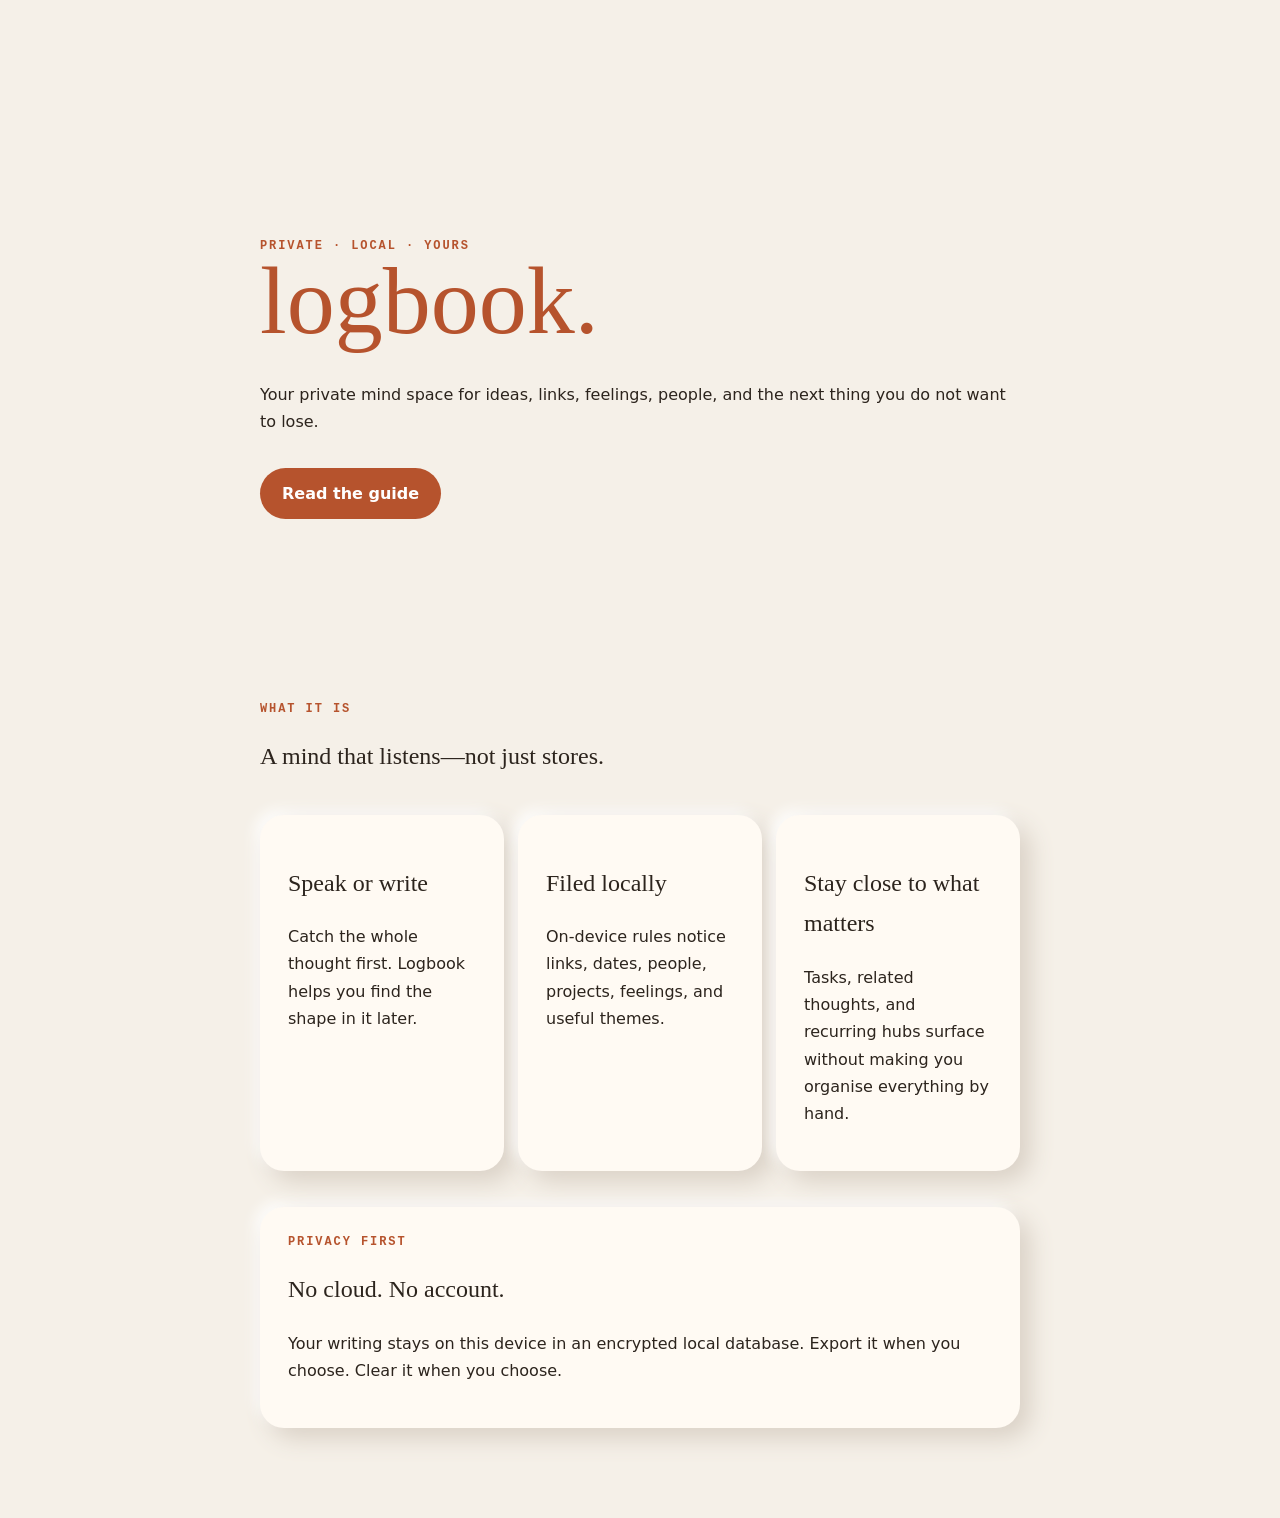
<file: index.html>
<!doctype html><html lang="en"><head><meta charset="utf-8"><meta name="viewport" content="width=device-width,initial-scale=1"><title>Logbook — Your private mind space</title><style>body{margin:0;background:#f5f0e8;color:#2c241d;font:16px/1.7 Manrope,system-ui,sans-serif}main{max-width:760px;margin:auto;padding:72px 24px}h1,h2{font-family:Georgia,serif;font-weight:400}h1{font-size:clamp(3rem,10vw,6rem);color:#b6532d;line-height:1;margin:0 0 16px}.eyebrow{letter-spacing:.16em;text-transform:uppercase;font:700 12px monospace;color:#b6532d}.hero{min-height:70vh;display:grid;align-content:center}.card{background:#fffaf3;border-radius:24px;padding:28px;margin:18px 0;box-shadow:10px 10px 24px #d9d0c5,-5px -5px 14px #fff}.button{display:inline-block;background:#b6532d;color:white;border-radius:999px;padding:12px 22px;text-decoration:none;font-weight:700}.grid{display:grid;grid-template-columns:repeat(auto-fit,minmax(210px,1fr));gap:14px}small{color:#70665d}</style></head><body><main><section class="hero"><div class="eyebrow">Private · local · yours</div><h1>logbook.</h1><p>Your private mind space for ideas, links, feelings, people, and the next thing you do not want to lose.</p><p><a class="button" href="guide.html">Read the guide</a></p></section><section><div class="eyebrow">What it is</div><h2>A mind that listens—not just stores.</h2><div class="grid"><article class="card"><h2>Speak or write</h2><p>Catch the whole thought first. Logbook helps you find the shape in it later.</p></article><article class="card"><h2>Filed locally</h2><p>On-device rules notice links, dates, people, projects, feelings, and useful themes.</p></article><article class="card"><h2>Stay close to what matters</h2><p>Tasks, related thoughts, and recurring hubs surface without making you organise everything by hand.</p></article></div></section><section class="card"><div class="eyebrow">Privacy first</div><h2>No cloud. No account.</h2><p>Your writing stays on this device in an encrypted local database. Export it when you choose. Clear it when you choose.</p></section></main></body></html>
</file>
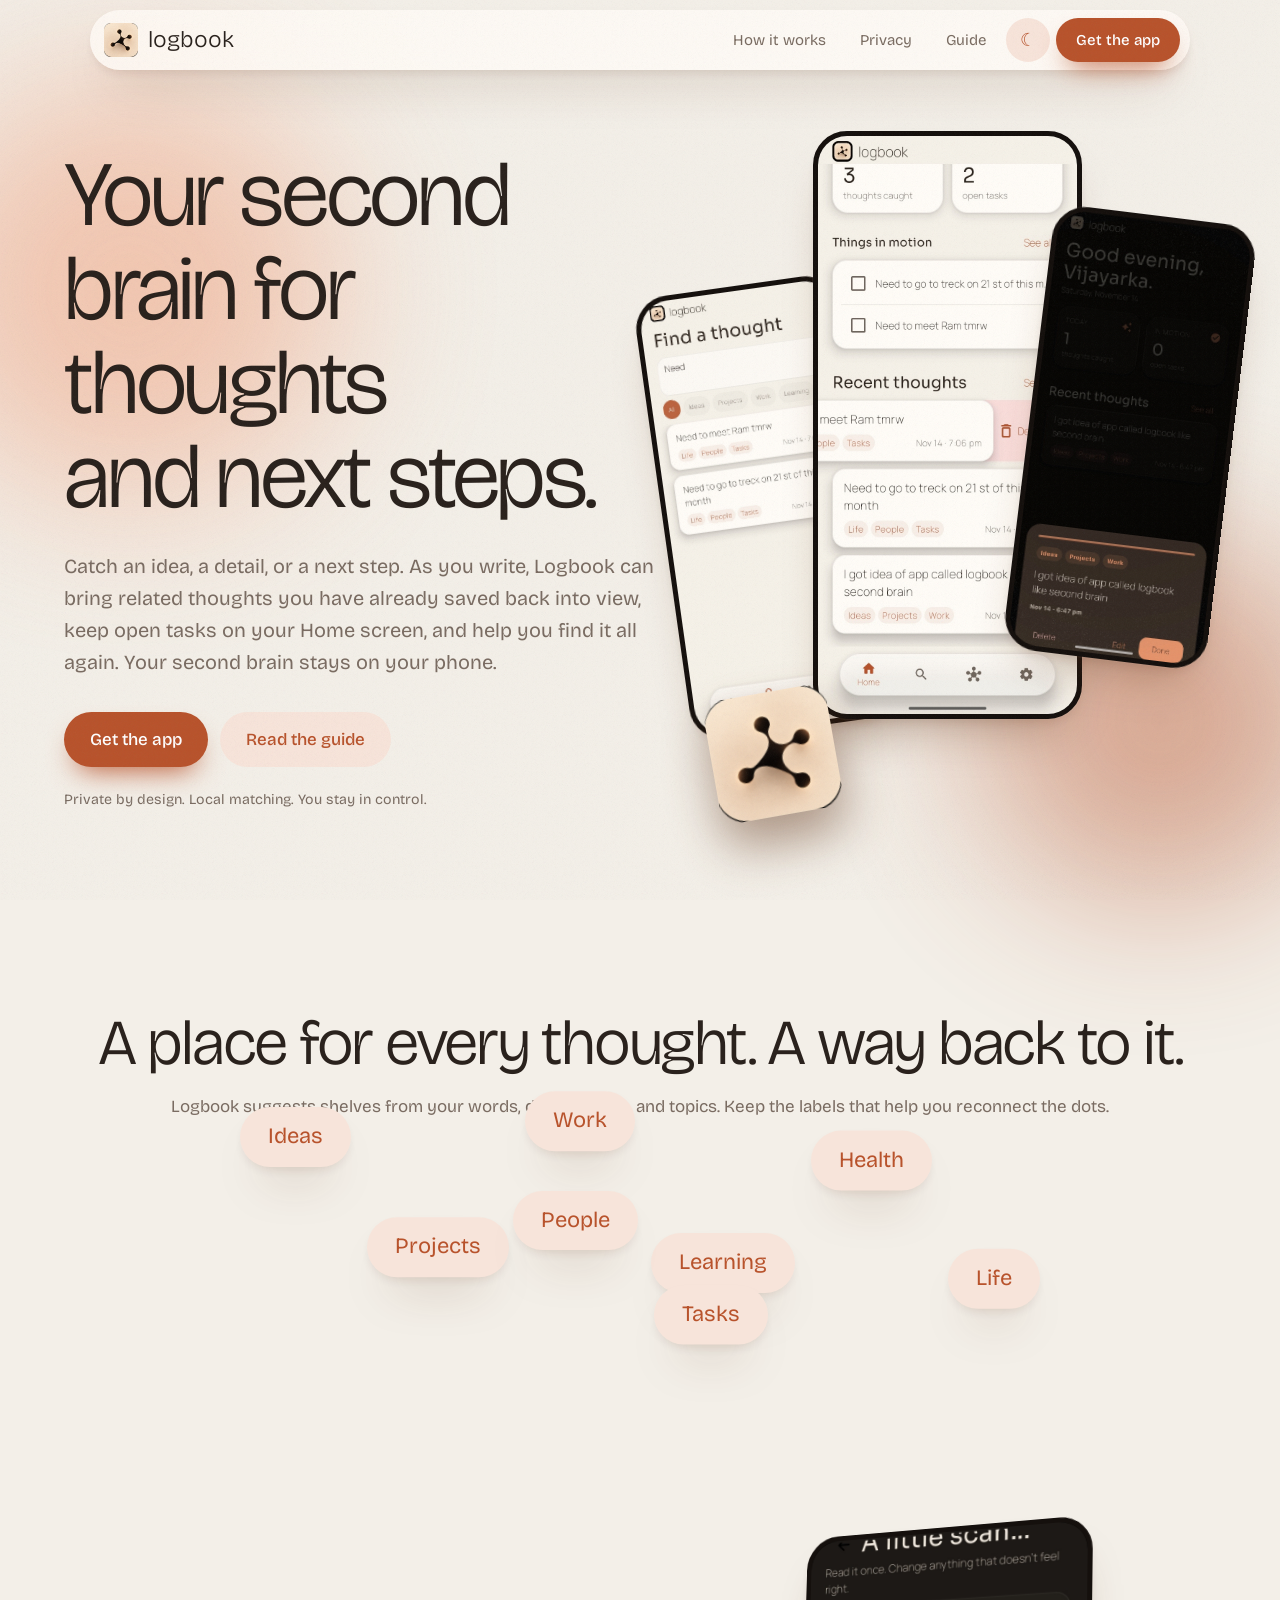
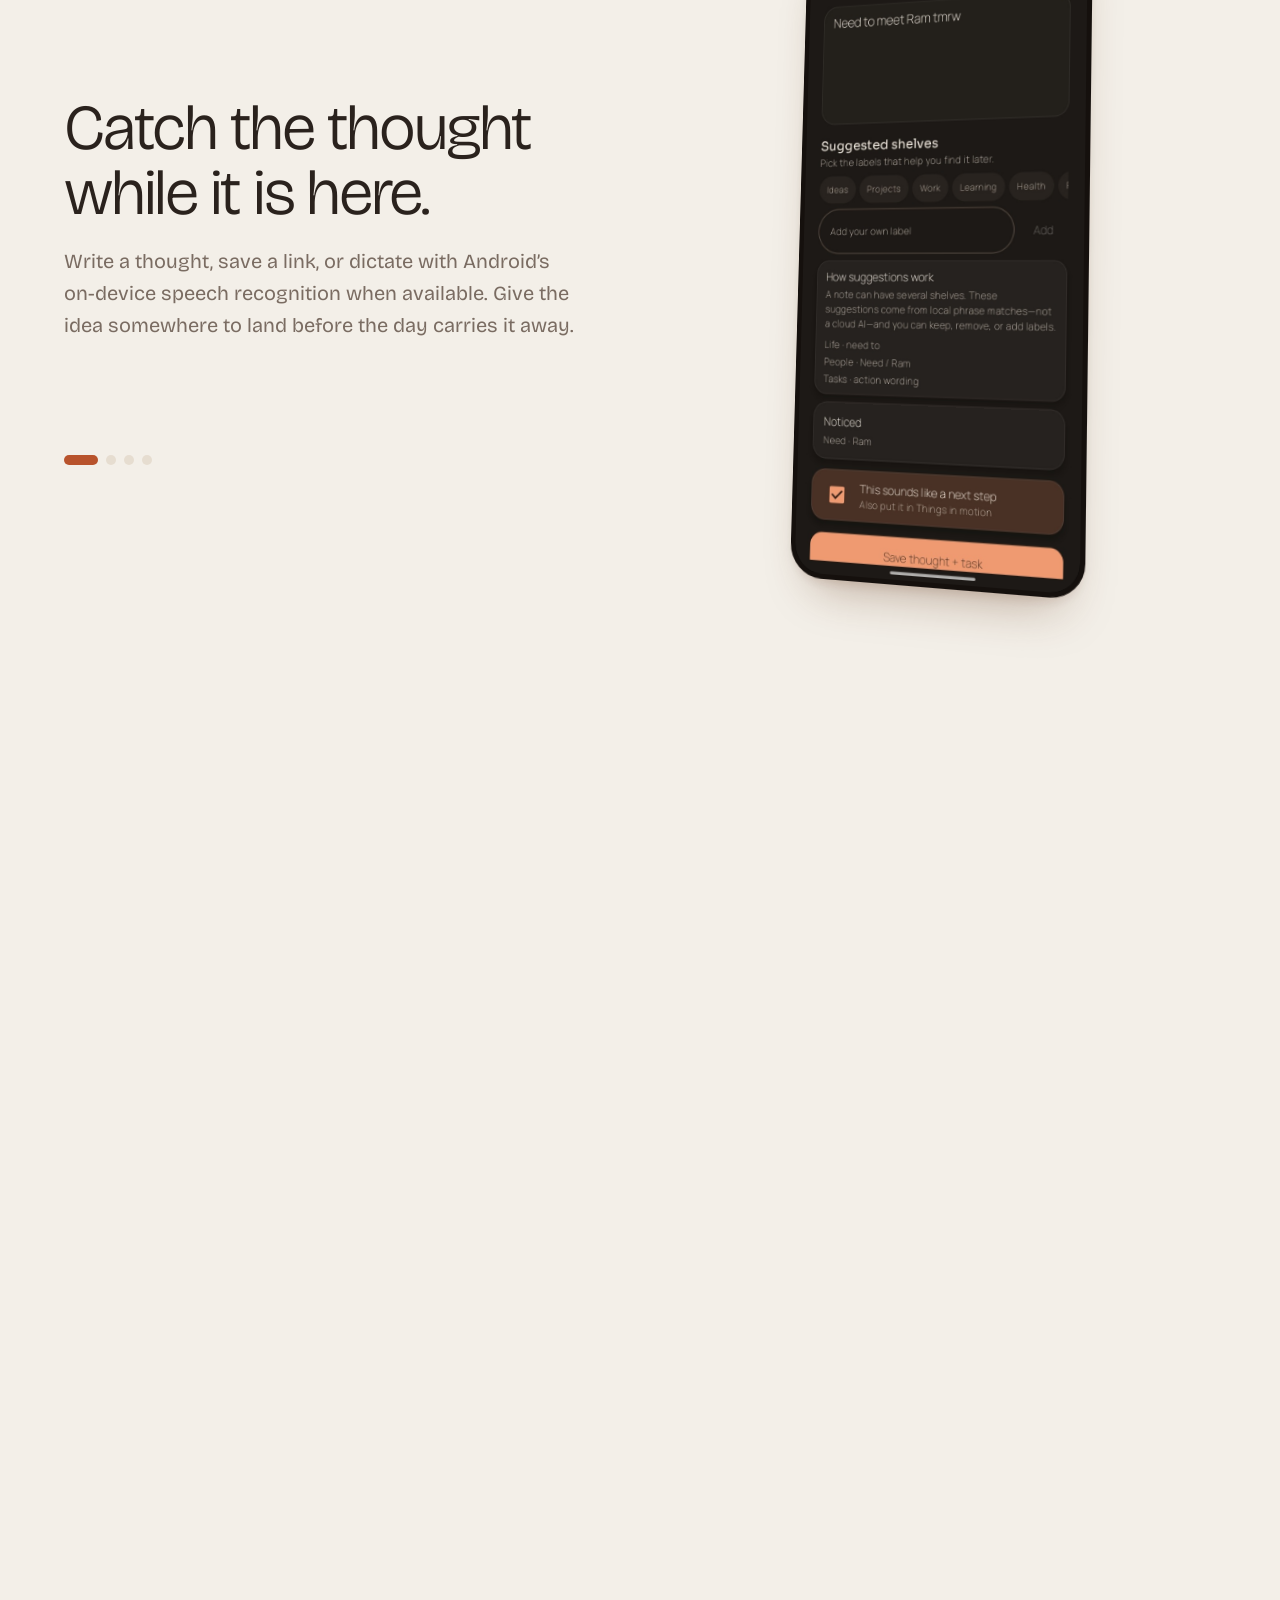
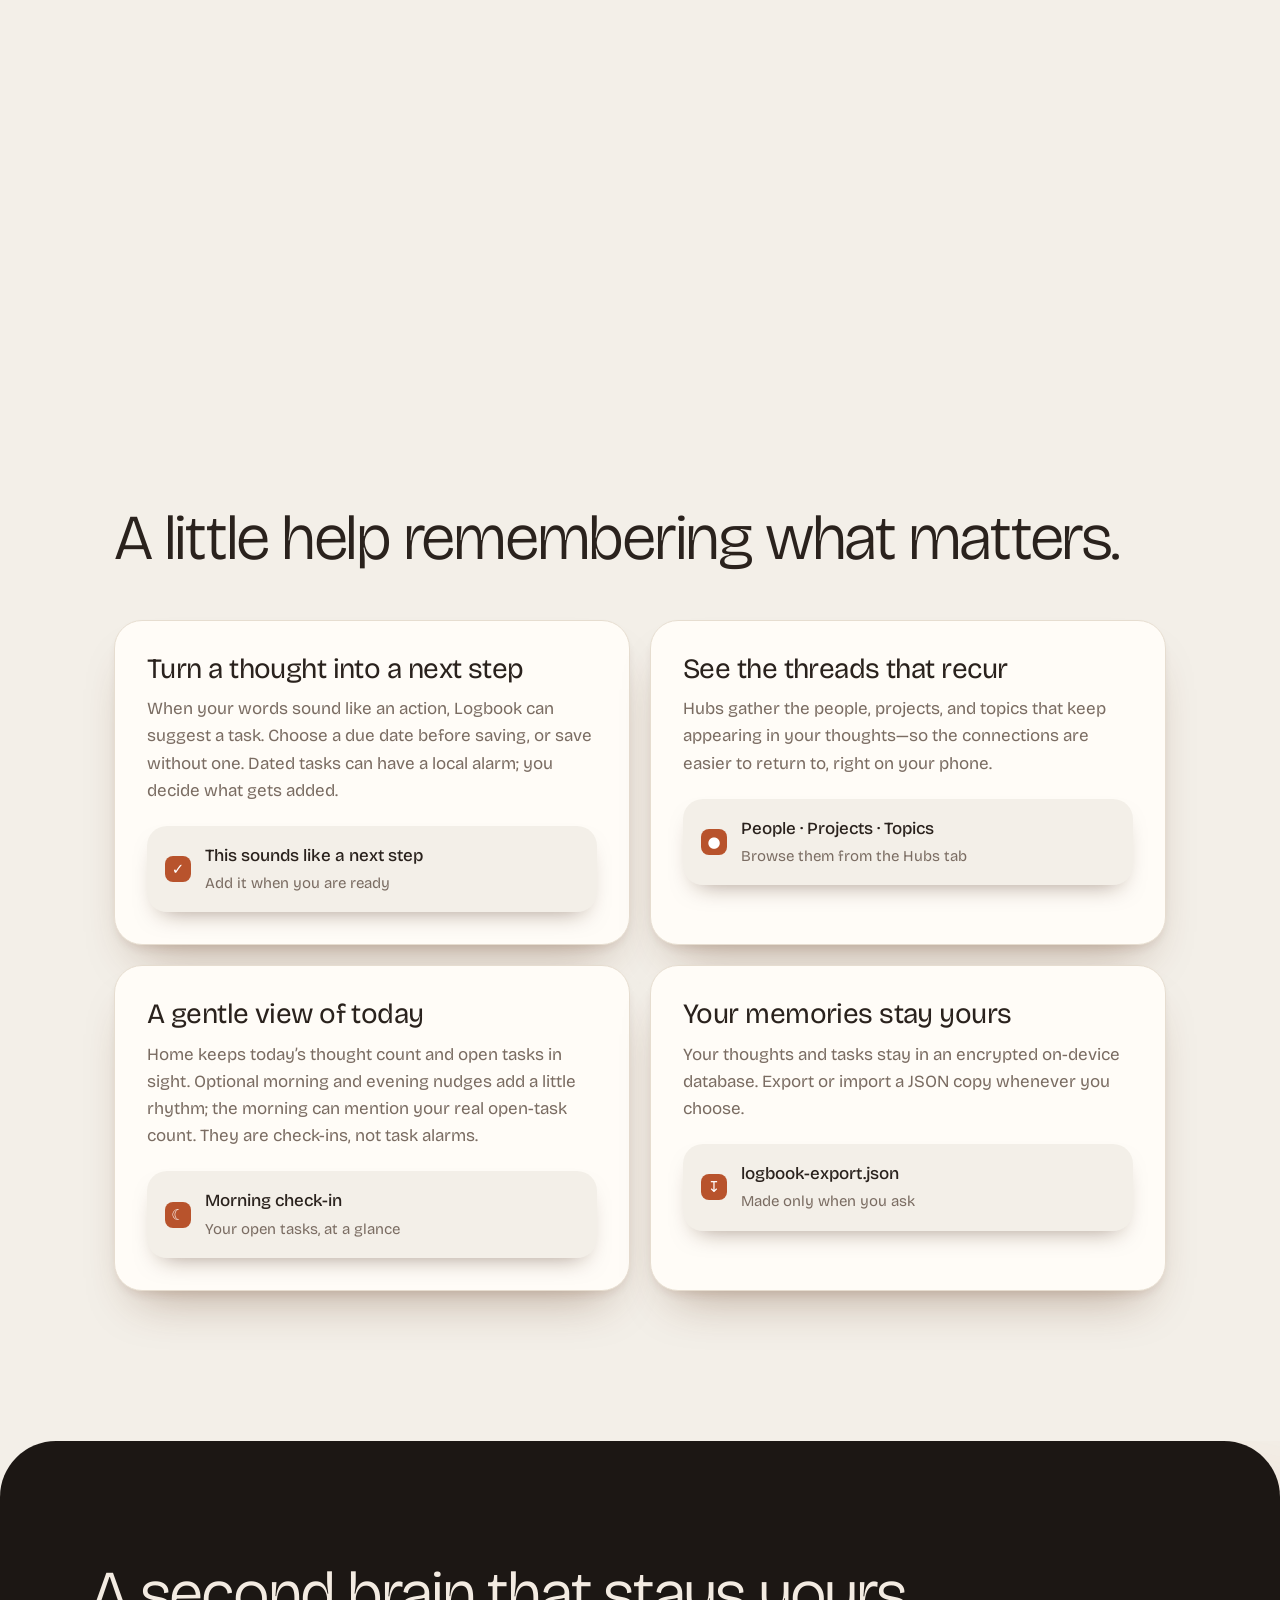
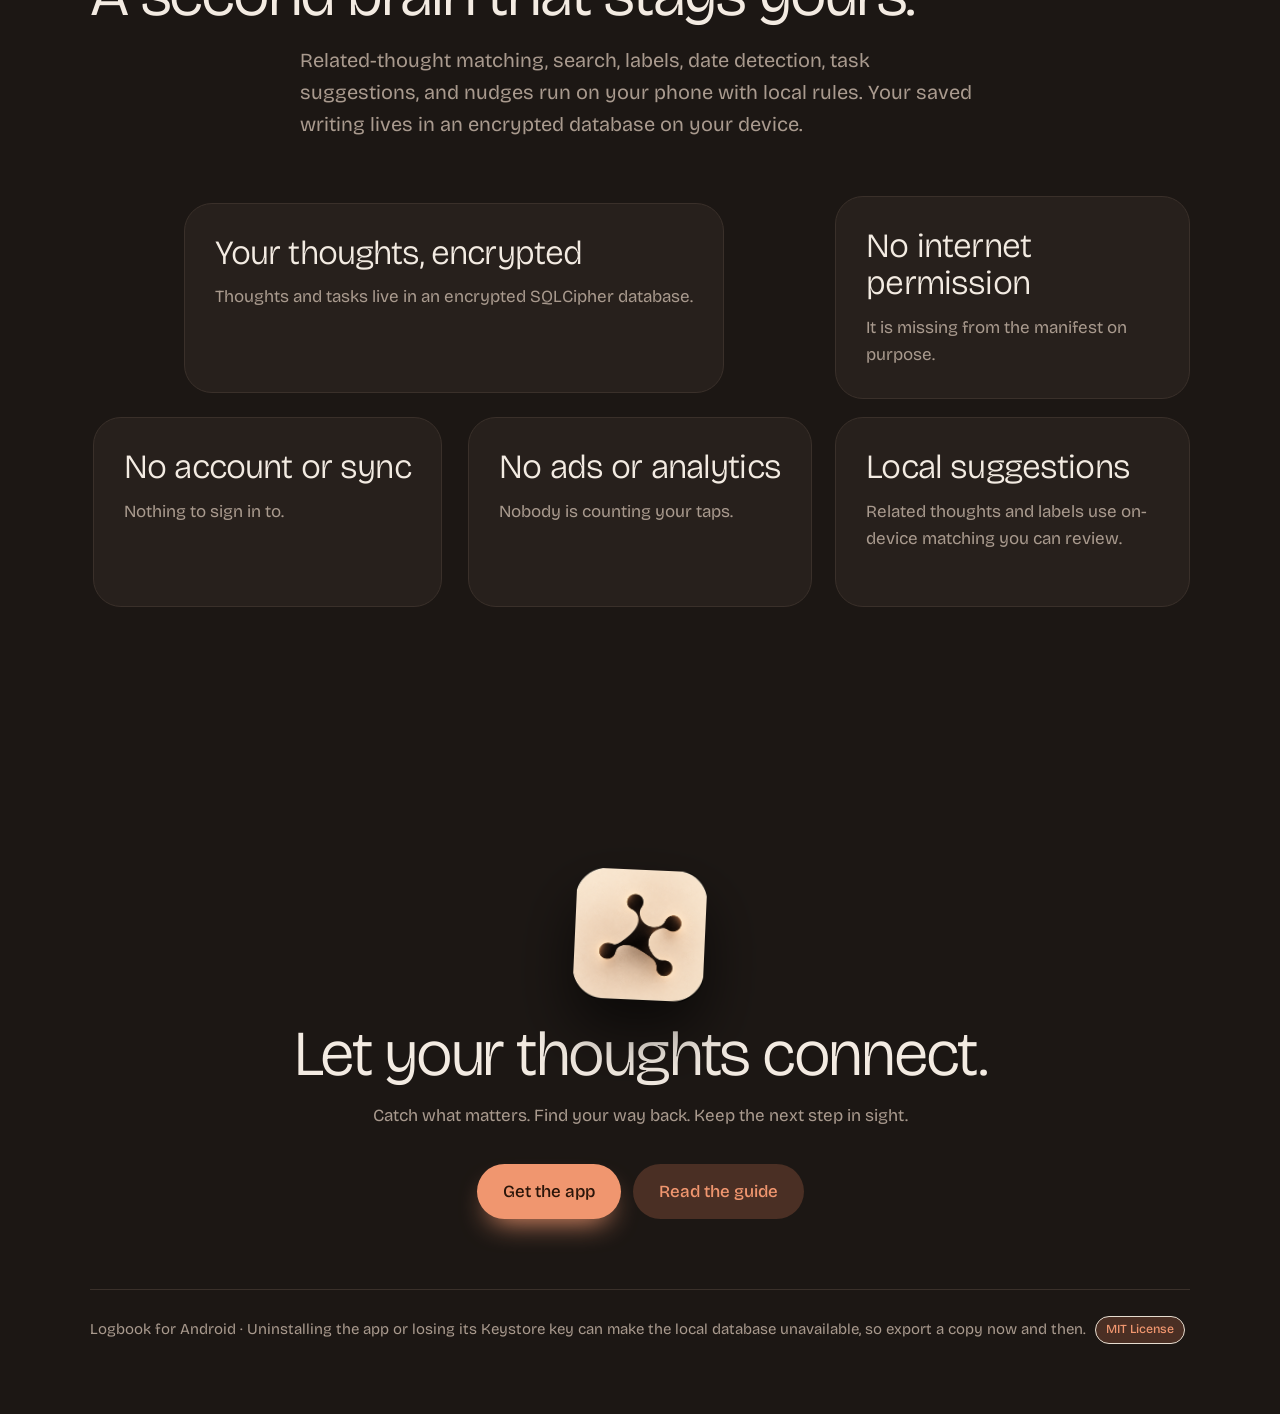
<file: docs/index.html>
<!doctype html><html lang="en"><head><meta charset="utf-8"><meta name="viewport" content="width=device-width,initial-scale=1,viewport-fit=cover"><meta name="theme-color" content="#F3EFE8"><title>Logbook — Your private second brain for thoughts and next steps</title><meta name="description" content="A private second brain for Android. Logbook surfaces related thoughts as you write, keeps open tasks in view, and helps you find what you saved — all on your device."><script>try{var t=localStorage.getItem("lb");document.documentElement.dataset.theme=t||(matchMedia("(prefers-color-scheme:dark)").matches?"dark":"light")}catch(e){}</script><link rel="preconnect" href="https://fonts.googleapis.com"><link rel="preconnect" href="https://fonts.gstatic.com" crossorigin><link href="https://fonts.googleapis.com/css2?family=Bricolage+Grotesque:opsz,wght@12..96,300..700&display=swap" rel="stylesheet"><link rel="icon" href="assets/icon.png"><link rel="stylesheet" href="assets/style.css"></head><body><div class="bar"></div><nav class="nav"><a class="brand" href="index.html"><img src="assets/icon.png" alt="">logbook</a><a class="l" href="index.html#how">How it works</a><a class="l" href="index.html#privacy">Privacy</a><a class="l" href="guide.html">Guide</a><button class="tg" aria-label="Toggle theme"></button><a class="btn" href="guide.html#install">Get the app</a></nav>
<header class="hero" data-ptr data-pz>
<div class="blob px" data-speed=".15" style="width:420px;height:420px;background:var(--pe);left:-120px;top:80px"></div><div class="blob px" data-speed="-.1" style="width:360px;height:360px;background:var(--acc);right:-100px;bottom:0"></div>
<div><h1 aria-label="Your second brain for thoughts and next steps."><span style="--i:0">Your</span> <span style="--i:1">second</span> <span style="--i:2">brain</span> <span style="--i:3">for</span> <span style="--i:4">thoughts</span> <span style="--i:5">and next steps.</span></h1>
<p>Catch an idea, a detail, or a next step. As you write, Logbook can bring related thoughts you have already saved back into view, keep open tasks on your Home screen, and help you find it all again. Your second brain stays on your phone.</p>
<div class="cta-row"><a class="btn" href="guide.html#install">Get the app</a><a class="btn g" href="guide.html">Read the guide</a></div><small>Private by design. Local matching. You stay in control.</small></div>
<div class="stage" data-ptr data-pz><div class="px l2"><div class="phone"><img src="assets/search.jpg" alt="Find a thought screen"></div></div><div class="px l1"><div class="phone"><img src="assets/home.jpg" alt="Logbook home screen"></div></div><div class="px l3"><div class="phone"><img src="assets/note.jpg" alt="Thought opened as a sticky note"></div></div><img class="px l4" src="assets/icon.png" alt="Logbook mark"></div>
</header>
<section class="shelves"><h2 class="rv">A place for every thought. A way back to it.</h2><p class="mut rv" style="margin-top:18px">Logbook suggests shelves from your words, dates, names, and topics. Keep the labels that help you reconnect the dots.</p>
<div class="chips" data-pz><span data-speed=".08">Ideas</span><span data-speed="-.06">Projects</span><span data-speed=".1">Work</span><span data-speed="-.08">Learning</span><span data-speed=".05">Health</span><span data-speed="-.1">Life</span><span data-speed=".07">People</span><span data-speed="-.05">Tasks</span></div></section>
<section class="pin" id="how"><div class="sticky"><div class="steps">
<div class="step on"><h2>Catch the thought while it is here.</h2><p>Write a thought, save a link, or dictate with Android’s on-device speech recognition when available. Give the idea somewhere to land before the day carries it away.</p></div>
<div class="step"><h2>Bring related thoughts together.</h2><p>As a draft takes shape, Logbook can surface up to two related notes from what you have already saved. It is a gentle reminder of your own context—not an automatic duplicate blocker.</p></div>
<div class="step"><h2>Find what your mind filed away.</h2><p>Search saved thoughts by words, links, people, dates, shelves, and recurring topics. Browse hubs for the people, projects, and subjects that keep showing up.</p></div>
<div class="step"><h2>Remember what needs doing.</h2><p>Home shows how many thoughts you caught today and how many tasks are still open. Turn a clear next step into a task, choose a due date—or save it without one.</p></div>
<div class="dots"><i class="on"></i><i></i><i></i><i></i></div></div>
<div class="pstage"><div class="phone"><img class="on" src="assets/scan.jpg" alt="Review screen with suggested shelves"><img src="assets/note.jpg" alt="Sticky note detail"><img src="assets/search.jpg" alt="Search screen"><img src="assets/home.jpg" alt="Home screen"></div></div></div></section>
<section class="under"><h2 class="rv">A little help remembering what matters.</h2>
<div class="grid2">
<div class="card rv" data-tilt><h3>Turn a thought into a next step</h3><p>When your words sound like an action, Logbook can suggest a task. Choose a due date before saving, or save without one. Dated tasks can have a local alarm; you decide what gets added.</p><div class="mock"><i>✓</i><div><b>This sounds like a next step</b><span>Add it when you are ready</span></div></div></div>
<div class="card rv" data-tilt><h3>See the threads that recur</h3><p>Hubs gather the people, projects, and topics that keep appearing in your thoughts—so the connections are easier to return to, right on your phone.</p><div class="mock"><i>●</i><div><b>People · Projects · Topics</b><span>Browse them from the Hubs tab</span></div></div></div>
<div class="card rv" data-tilt><h3>A gentle view of today</h3><p>Home keeps today’s thought count and open tasks in sight. Optional morning and evening nudges add a little rhythm; the morning can mention your real open-task count. They are check-ins, not task alarms.</p><div class="mock"><i>☾</i><div><b>Morning check-in</b><span>Your open tasks, at a glance</span></div></div></div>
<div class="card rv" data-tilt><h3>Your memories stay yours</h3><p>Your thoughts and tasks stay in an encrypted on-device database. Export or import a JSON copy whenever you choose.</p><div class="mock"><i>↧</i><div><b>logbook-export.json</b><span>Made only when you ask</span></div></div></div>
</div></section>
<section class="priv" id="privacy" data-pz><div class="blob px" data-speed=".12" style="width:400px;height:400px;background:#B8532C;right:-120px;top:40px"></div><div class="in"><h2 class="rv">A second brain that stays yours.</h2><p class="rv" style="margin-top:18px;color:var(--mut);max-width:34em;font-size:20px">Related-thought matching, search, labels, date detection, task suggestions, and nudges run on your phone with local rules. Your saved writing lives in an encrypted database on your device.</p>
<div class="facts"><div class="fact w rv" data-tilt><b>Your thoughts, encrypted</b><p>Thoughts and tasks live in an encrypted SQLCipher database.</p></div><div class="fact rv" data-tilt><b>No internet permission</b><p>It is missing from the manifest on purpose.</p></div><div class="fact rv" data-tilt><b>No account or sync</b><p>Nothing to sign in to.</p></div><div class="fact rv" data-tilt><b>No ads or analytics</b><p>Nobody is counting your taps.</p></div><div class="fact rv" data-tilt><b>Local suggestions</b><p>Related thoughts and labels use on-device matching you can review.</p></div></div></div></section>
<section class="end" data-pz><img class="ic" data-speed="-.12" src="assets/icon.png" alt=""><h2 class="rv">Let your thoughts connect.</h2><p class="rv" style="margin-top:16px;color:var(--mut)">Catch what matters. Find your way back. Keep the next step in sight.</p><div class="cta-row"><a class="btn" href="guide.html#install">Get the app</a><a class="btn g" href="guide.html">Read the guide</a></div>
<footer>Logbook for Android · Uninstalling the app or losing its Keystore key can make the local database unavailable, so export a copy now and then. <a class="license-tag" href="https://github.com/vijayarkananduri/logbook/blob/main/LICENSE">MIT License</a></footer></section>
<a class="btn dock" href="guide.html#install">Get the app</a><button class="to-top" type="button" data-scroll-top aria-label="Scroll to top" title="Scroll to top"><svg viewBox="0 0 24 24" aria-hidden="true"><path d="M12 19V5M5.5 11.5 12 5l6.5 6.5"/></svg></button><script src="assets/main.js"></script></body></html>
</file>
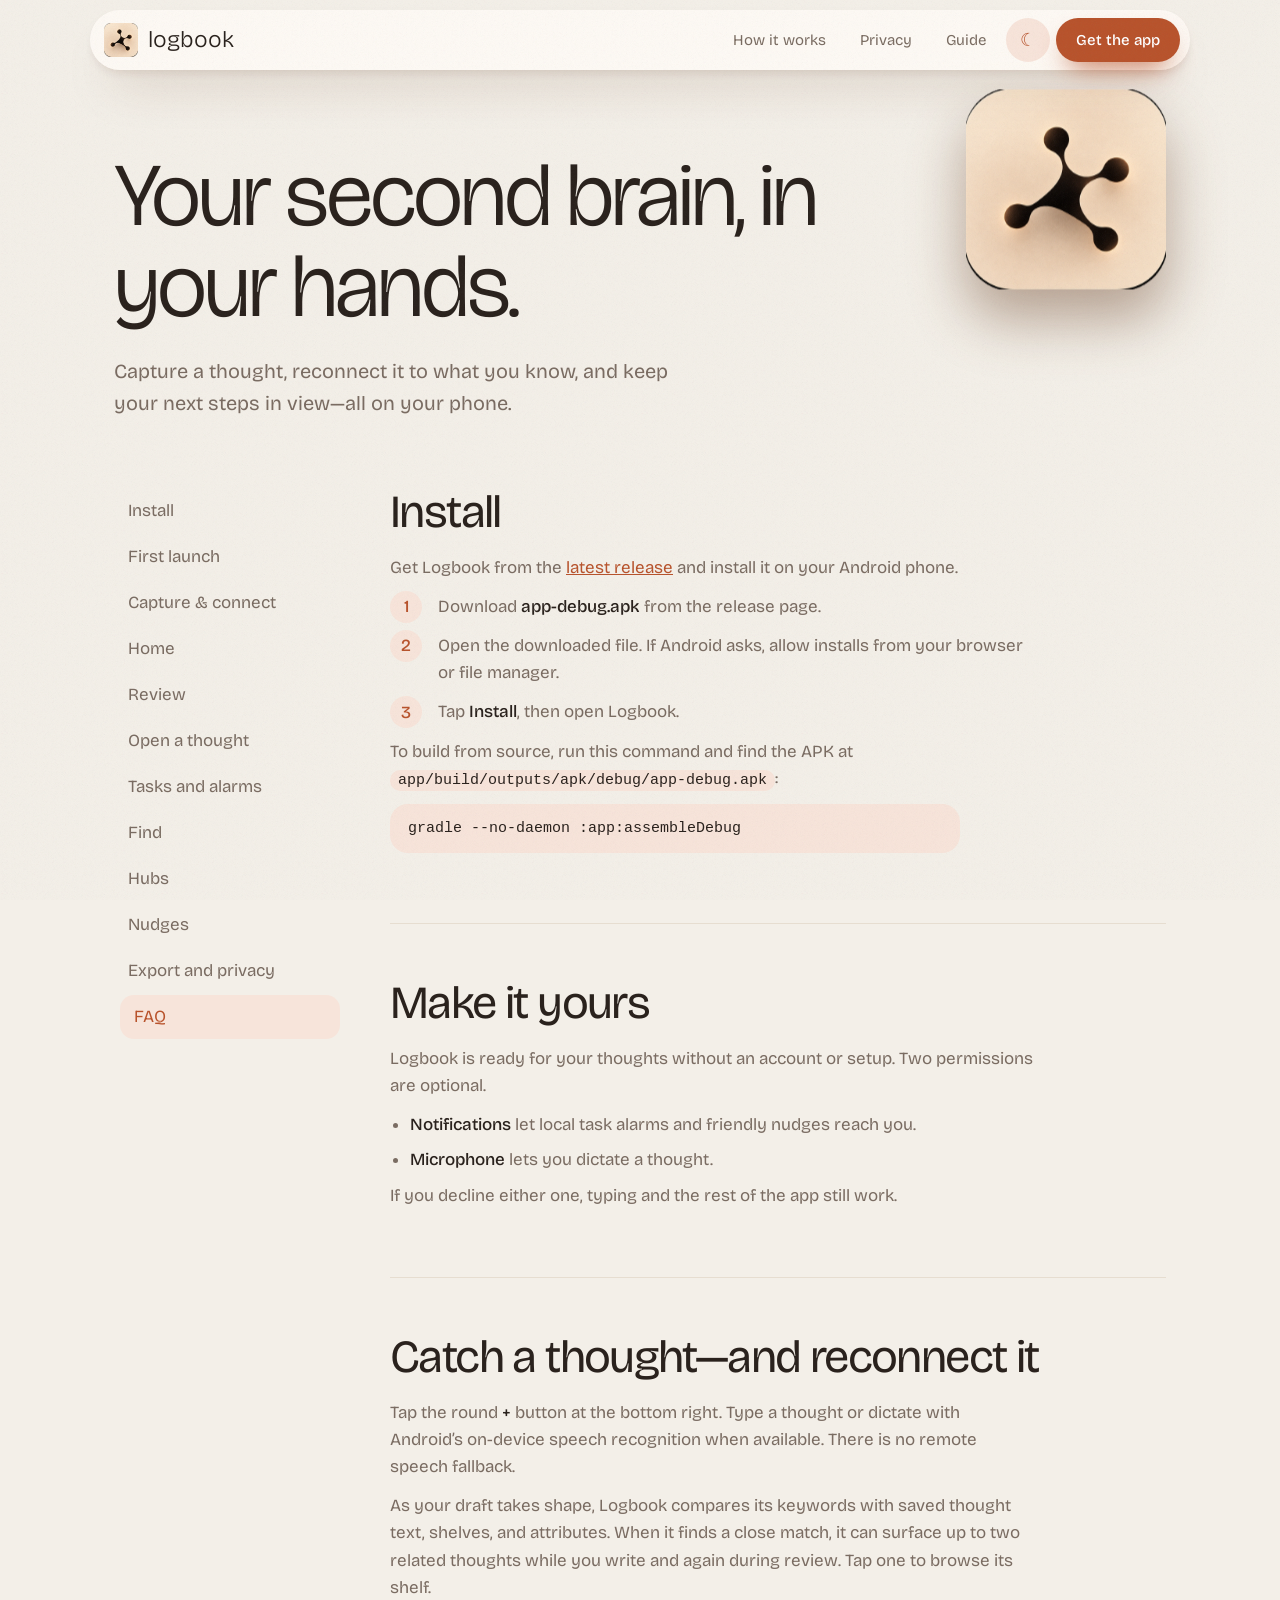
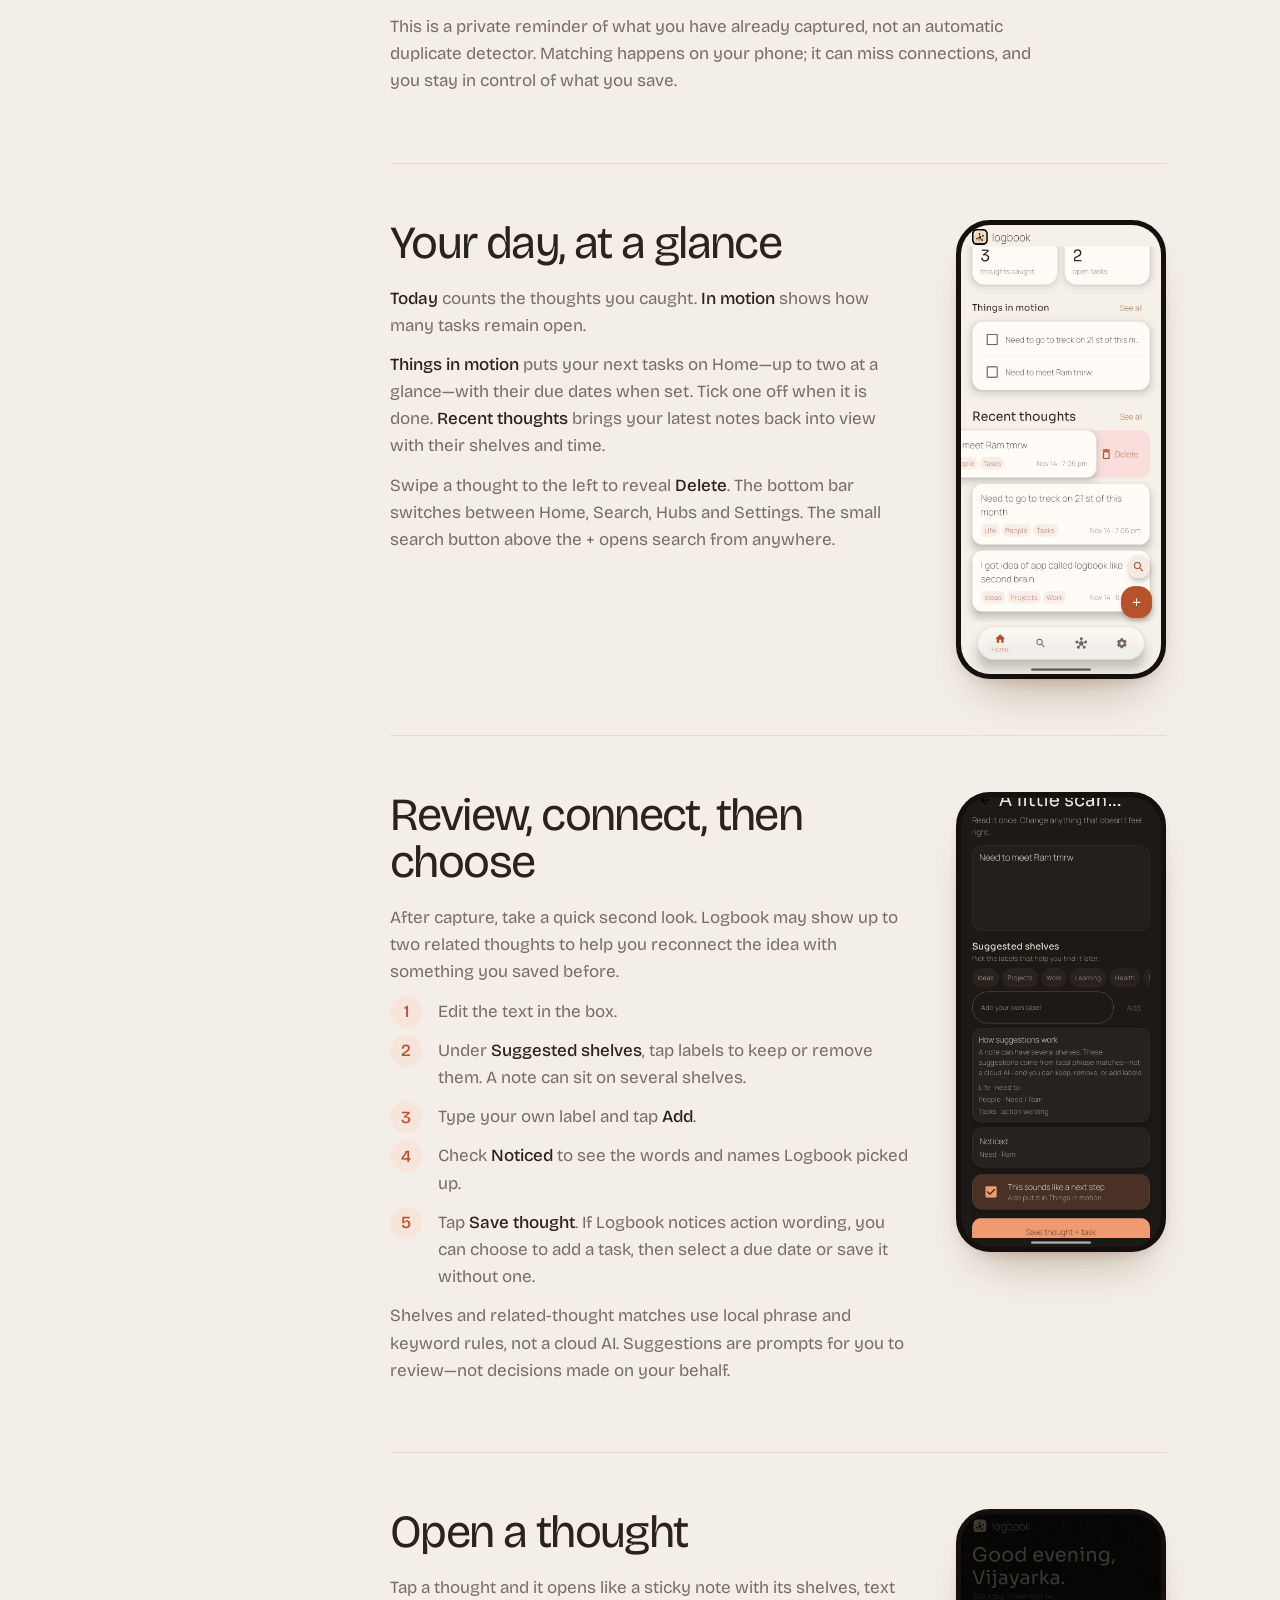
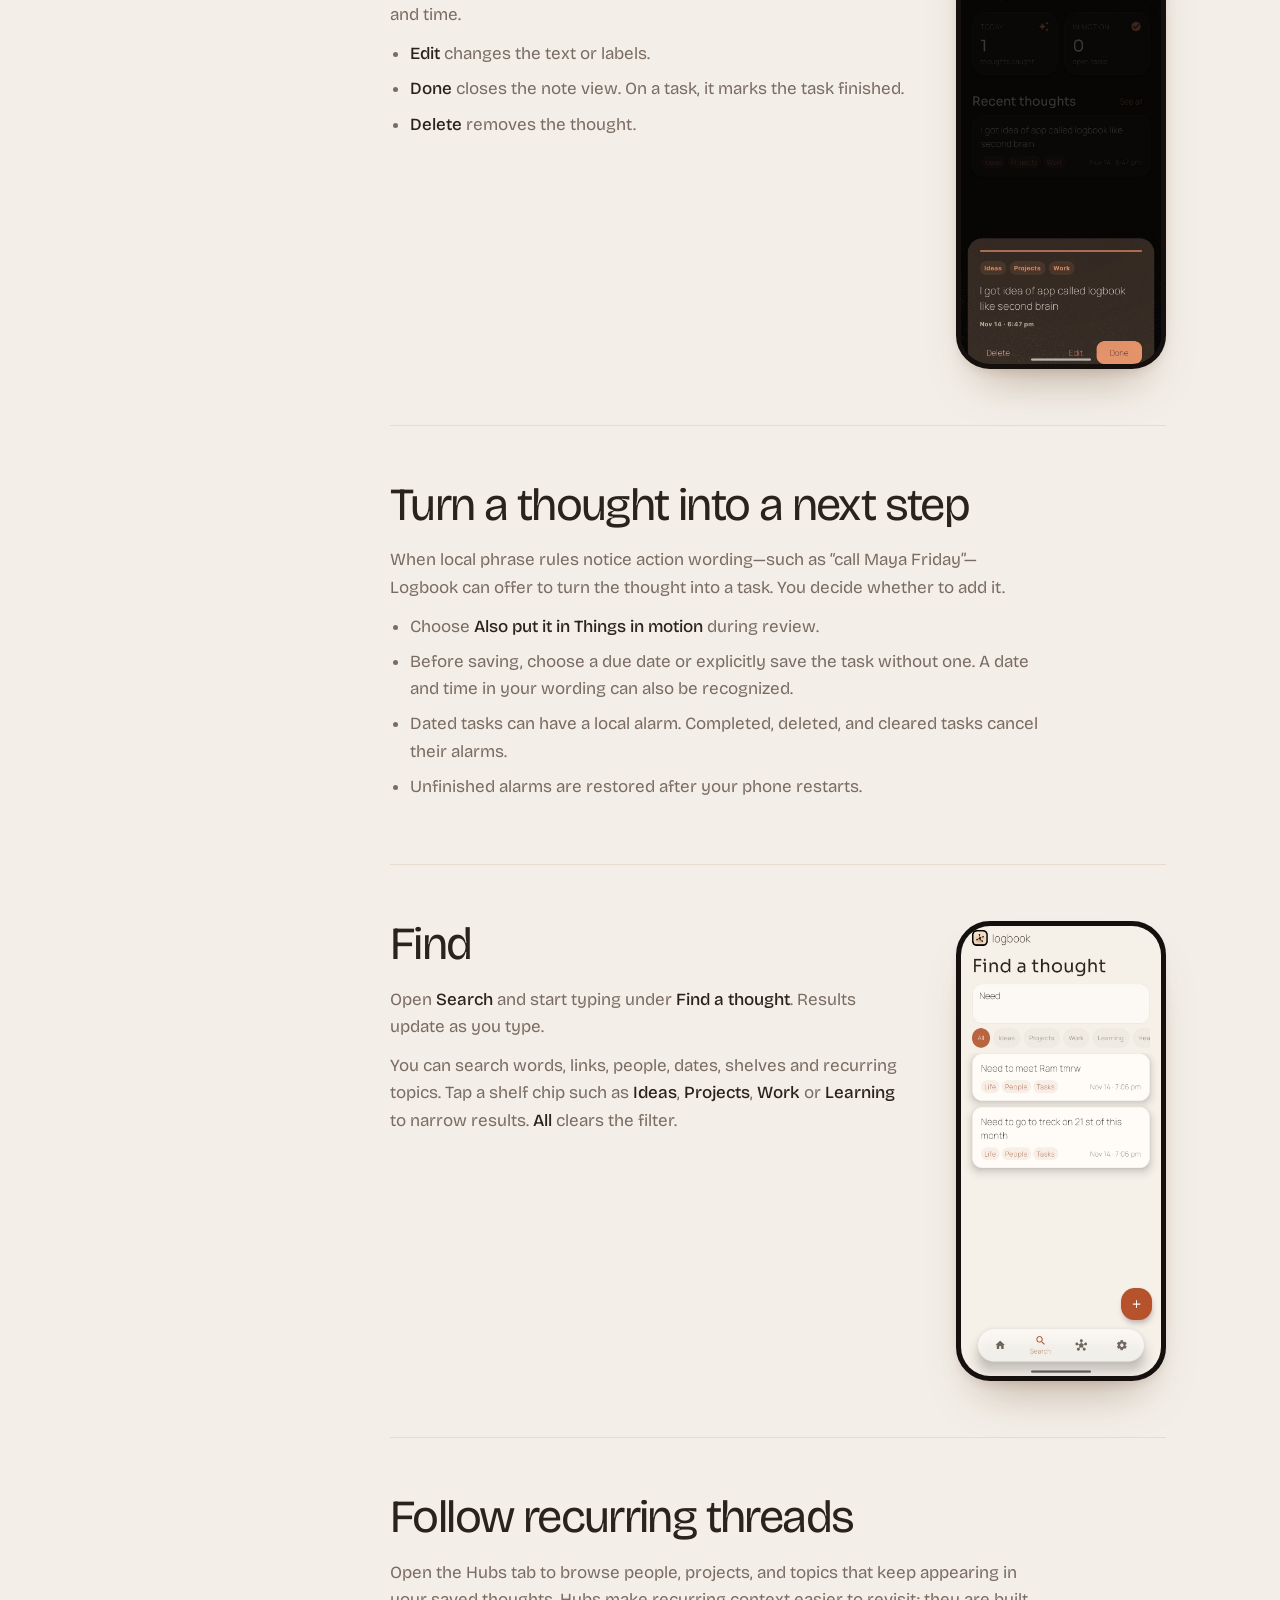
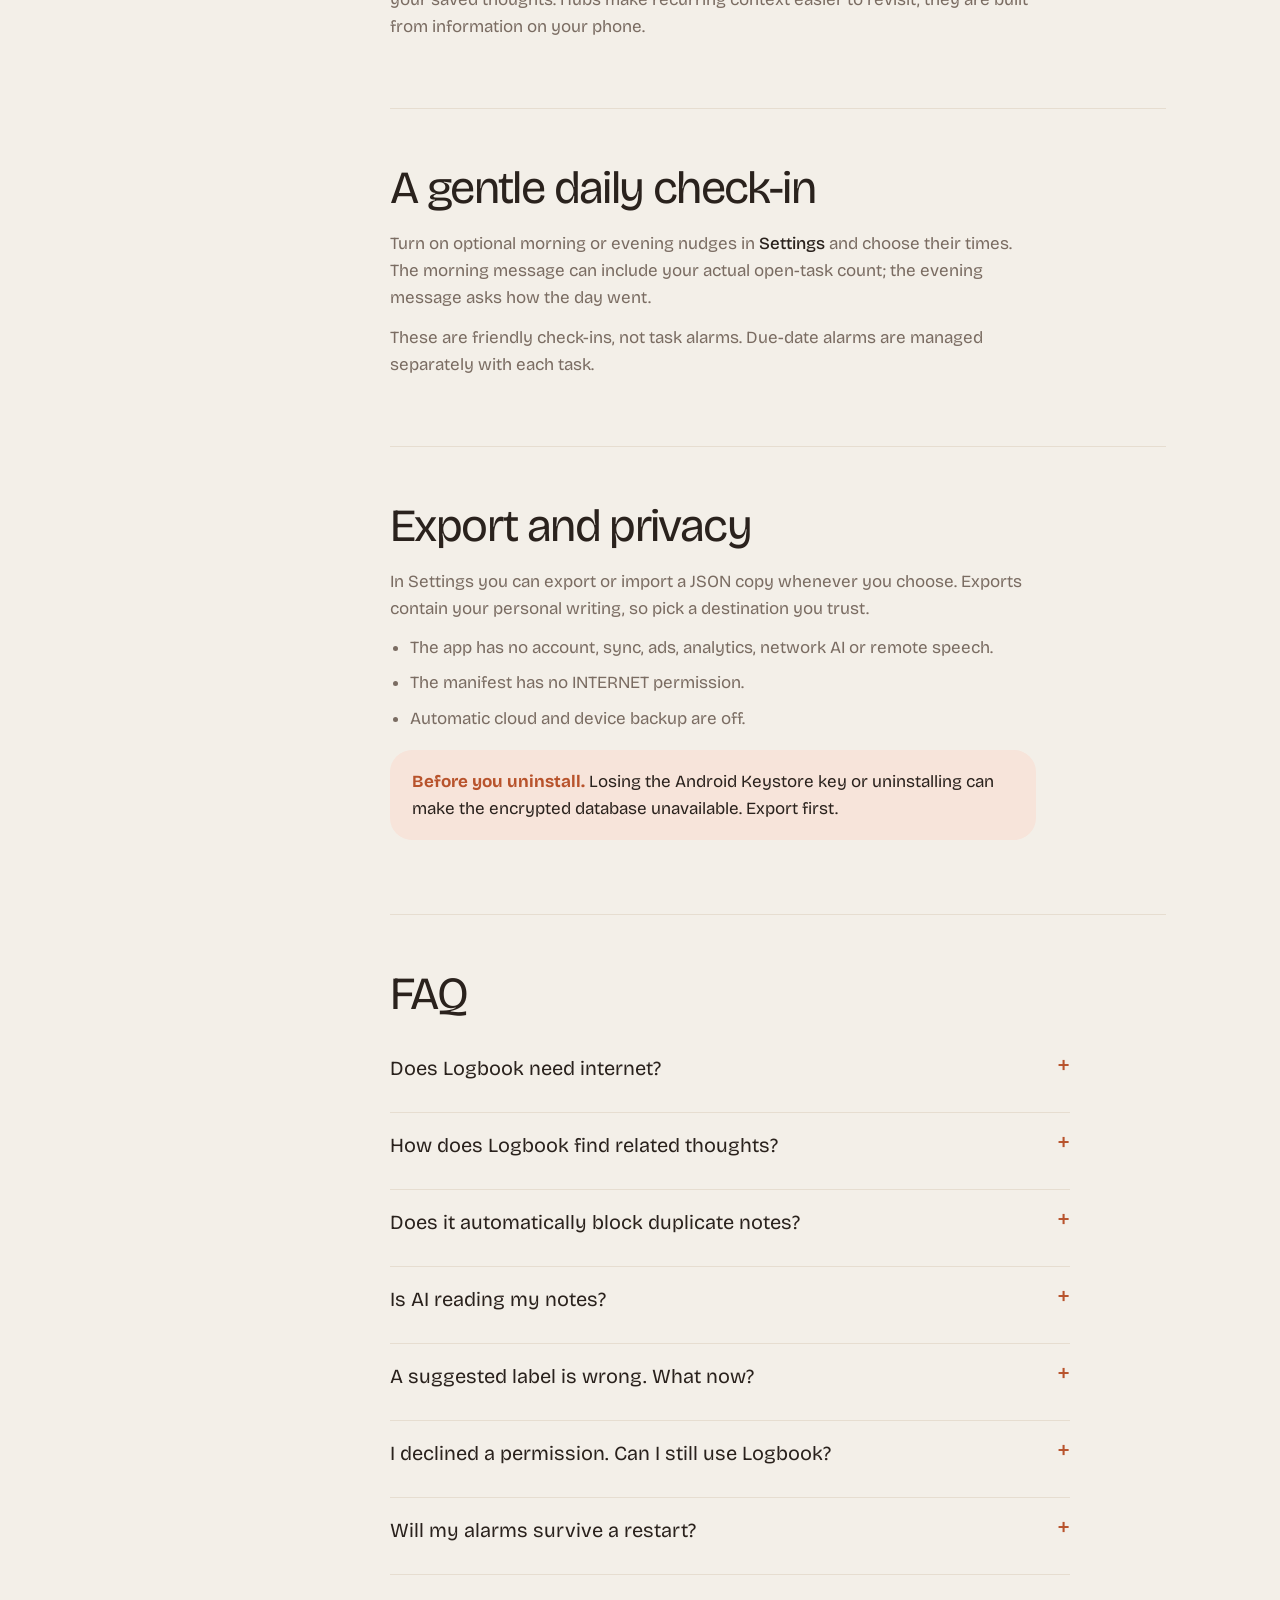
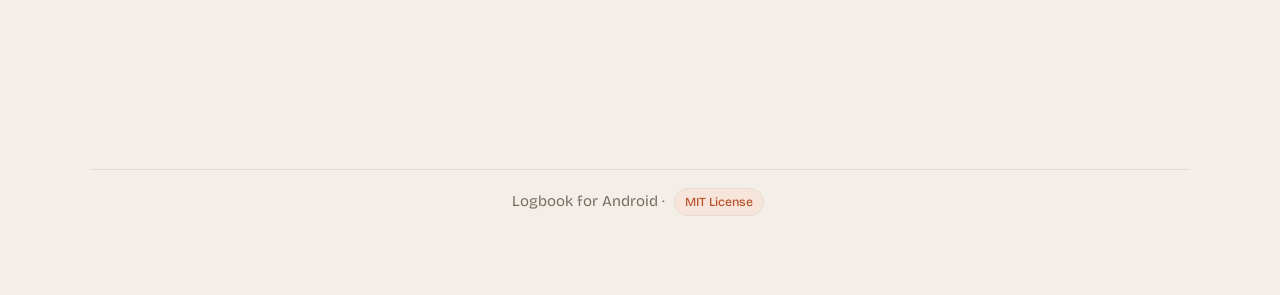
<file: docs/guide.html>
<!doctype html><html lang="en"><head><meta charset="utf-8"><meta name="viewport" content="width=device-width,initial-scale=1,viewport-fit=cover"><meta name="theme-color" content="#F3EFE8"><title>Your Logbook second brain — guide</title><meta name="description" content="Learn how Logbook helps you capture thoughts, surface related notes, find recurring threads, see open tasks, and keep your second brain private."><script>try{var t=localStorage.getItem("lb");document.documentElement.dataset.theme=t||(matchMedia("(prefers-color-scheme:dark)").matches?"dark":"light")}catch(e){}</script><link rel="preconnect" href="https://fonts.googleapis.com"><link rel="preconnect" href="https://fonts.gstatic.com" crossorigin><link href="https://fonts.googleapis.com/css2?family=Bricolage+Grotesque:opsz,wght@12..96,300..700&display=swap" rel="stylesheet"><link rel="icon" href="assets/icon.png"><link rel="stylesheet" href="assets/style.css"></head><body><div class="bar"></div><nav class="nav"><a class="brand" href="index.html"><img src="assets/icon.png" alt="">logbook</a><a class="l" href="index.html#how">How it works</a><a class="l" href="index.html#privacy">Privacy</a><a class="l" href="guide.html">Guide</a><button class="tg" aria-label="Toggle theme"></button><a class="btn" href="guide.html#install">Get the app</a></nav>
<header class="ghero" data-pz><img class="px" data-speed="-.1" src="assets/icon.png" alt=""><h1>Your second brain, in your hands.</h1><p>Capture a thought, reconnect it to what you know, and keep your next steps in view—all on your phone.</p></header>
<div class="gwrap"><nav class="toc" aria-label="Guide sections"><a href="#install">Install</a><a href="#first">First launch</a><a href="#capture">Capture &amp; connect</a><a href="#home">Home</a><a href="#review">Review</a><a href="#open">Open a thought</a><a href="#tasks">Tasks and alarms</a><a href="#find">Find</a><a href="#hubs">Hubs</a><a href="#nudges">Nudges</a><a href="#export">Export and privacy</a><a href="#faq">FAQ</a></nav>
<main>
<section class="sec" id="install"><h2>Install</h2><p>Get Logbook from the <a href="https://github.com/vijayarkananduri/logbook/releases/latest">latest release</a> and install it on your Android phone.</p><ol><li>Download <b>app-debug.apk</b> from the release page.</li><li>Open the downloaded file. If Android asks, allow installs from your browser or file manager.</li><li>Tap <b>Install</b>, then open Logbook.</li></ol><p>To build from source, run this command and find the APK at <code>app/build/outputs/apk/debug/app-debug.apk</code>:</p><pre>gradle --no-daemon :app:assembleDebug</pre></section>
<section class="sec" id="first"><h2>Make it yours</h2><p>Logbook is ready for your thoughts without an account or setup. Two permissions are optional.</p><ul class="d"><li><b>Notifications</b> let local task alarms and friendly nudges reach you.</li><li><b>Microphone</b> lets you dictate a thought.</li></ul><p>If you decline either one, typing and the rest of the app still work.</p></section>
<section class="sec" id="capture"><h2>Catch a thought—and reconnect it</h2><p>Tap the round <b>+</b> button at the bottom right. Type a thought or dictate with Android’s on-device speech recognition when available. There is no remote speech fallback.</p><p>As your draft takes shape, Logbook compares its keywords with saved thought text, shelves, and attributes. When it finds a close match, it can surface up to two related thoughts while you write and again during review. Tap one to browse its shelf.</p><p>This is a private reminder of what you have already captured, not an automatic duplicate detector. Matching happens on your phone; it can miss connections, and you stay in control of what you save.</p></section>
<section class="sec" id="home"><div class="row"><div><h2>Your day, at a glance</h2><p><b>Today</b> counts the thoughts you caught. <b>In motion</b> shows how many tasks remain open.</p><p><b>Things in motion</b> puts your next tasks on Home—up to two at a glance—with their due dates when set. Tick one off when it is done. <b>Recent thoughts</b> brings your latest notes back into view with their shelves and time.</p><p>Swipe a thought to the left to reveal <b>Delete</b>. The bottom bar switches between Home, Search, Hubs and Settings. The small search button above the + opens search from anywhere.</p></div><div class="fig"><div class="phone" data-tilt><img src="assets/home.jpg" alt="Home screen"></div></div></div></section>
<section class="sec" id="review"><div class="row"><div><h2>Review, connect, then choose</h2><p>After capture, take a quick second look. Logbook may show up to two related thoughts to help you reconnect the idea with something you saved before.</p><ol><li>Edit the text in the box.</li><li>Under <b>Suggested shelves</b>, tap labels to keep or remove them. A note can sit on several shelves.</li><li>Type your own label and tap <b>Add</b>.</li><li>Check <b>Noticed</b> to see the words and names Logbook picked up.</li><li>Tap <b>Save thought</b>. If Logbook notices action wording, you can choose to add a task, then select a due date or save it without one.</li></ol><p>Shelves and related-thought matches use local phrase and keyword rules, not a cloud AI. Suggestions are prompts for you to review—not decisions made on your behalf.</p></div><div class="fig"><div class="phone" data-tilt><img src="assets/scan.jpg" alt="Review screen"></div></div></div></section>
<section class="sec" id="open"><div class="row"><div><h2>Open a thought</h2><p>Tap a thought and it opens like a sticky note with its shelves, text and time.</p><ul class="d"><li><b>Edit</b> changes the text or labels.</li><li><b>Done</b> closes the note view. On a task, it marks the task finished.</li><li><b>Delete</b> removes the thought.</li></ul></div><div class="fig"><div class="phone" data-tilt><img src="assets/note.jpg" alt="Sticky note view"></div></div></div></section>
<section class="sec" id="tasks"><h2>Turn a thought into a next step</h2><p>When local phrase rules notice action wording—such as “call Maya Friday”—Logbook can offer to turn the thought into a task. You decide whether to add it.</p><ul class="d"><li>Choose <b>Also put it in Things in motion</b> during review.</li><li>Before saving, choose a due date or explicitly save the task without one. A date and time in your wording can also be recognized.</li><li>Dated tasks can have a local alarm. Completed, deleted, and cleared tasks cancel their alarms.</li><li>Unfinished alarms are restored after your phone restarts.</li></ul></section>
<section class="sec" id="find"><div class="row"><div><h2>Find</h2><p>Open <b>Search</b> and start typing under <b>Find a thought</b>. Results update as you type.</p><p>You can search words, links, people, dates, shelves and recurring topics. Tap a shelf chip such as <b>Ideas</b>, <b>Projects</b>, <b>Work</b> or <b>Learning</b> to narrow results. <b>All</b> clears the filter.</p></div><div class="fig"><div class="phone" data-tilt><img src="assets/search.jpg" alt="Search screen"></div></div></div></section>
<section class="sec" id="hubs"><h2>Follow recurring threads</h2><p>Open the Hubs tab to browse people, projects, and topics that keep appearing in your saved thoughts. Hubs make recurring context easier to revisit; they are built from information on your phone.</p></section>
<section class="sec" id="nudges"><h2>A gentle daily check-in</h2><p>Turn on optional morning or evening nudges in <b>Settings</b> and choose their times. The morning message can include your actual open-task count; the evening message asks how the day went.</p><p>These are friendly check-ins, not task alarms. Due-date alarms are managed separately with each task.</p></section>
<section class="sec" id="export"><h2>Export and privacy</h2><p>In Settings you can export or import a JSON copy whenever you choose. Exports contain your personal writing, so pick a destination you trust.</p><ul class="d"><li>The app has no account, sync, ads, analytics, network AI or remote speech.</li><li>The manifest has no INTERNET permission.</li><li>Automatic cloud and device backup are off.</li></ul><div class="note"><b>Before you uninstall.</b> Losing the Android Keystore key or uninstalling can make the encrypted database unavailable. Export first.</div></section>
<section class="sec" id="faq"><h2>FAQ</h2>
<details><summary>Does Logbook need internet?</summary><p>No. The app is not allowed to use the network at all.</p></details>
<details><summary>How does Logbook find related thoughts?</summary><p>It compares keywords in your draft with text, shelves, and attributes in saved thoughts, entirely on your device. It can surface up to two likely matches. This is local keyword matching—not AI—and it may miss a connection.</p></details><details><summary>Does it automatically block duplicate notes?</summary><p>No. Related-thought cards are suggestions to revisit your own notes. You choose whether to open a match or save the new thought.</p></details><details><summary>Is AI reading my notes?</summary><p>No. Labels, dates, tasks, and related-thought matches come from local rules on your phone.</p></details>
<details><summary>A suggested label is wrong. What now?</summary><p>Tap it on the review screen to remove it, or add your own. Your choice is what gets saved.</p></details>
<details><summary>I declined a permission. Can I still use Logbook?</summary><p>Yes. Without notifications you won't get alarms or nudges. Without the microphone you can still type.</p></details>
<details><summary>Will my alarms survive a restart?</summary><p>Yes. Unfinished task alarms are restored after reboot.</p></details>
</section></main></div><footer class="site-footer">Logbook for Android · <a class="license-tag" href="https://github.com/vijayarkananduri/logbook/blob/main/LICENSE">MIT License</a></footer><button class="to-top" type="button" data-scroll-top aria-label="Scroll to top" title="Scroll to top"><svg viewBox="0 0 24 24" aria-hidden="true"><path d="M12 19V5M5.5 11.5 12 5l6.5 6.5"/></svg></button>
<script src="assets/main.js"></script></body></html>
</file>
<file: docs/assets/style.css>
*{box-sizing:border-box;margin:0}
html{scroll-behavior:smooth;scroll-padding-top:90px}
:root{--bg:#F3EFE8;--card:#FFFCF7;--ink:#2A221D;--mut:#7A6C62;--acc:#B8532C;--on:#fff;--pe:#F0966F;--line:#E6DDD0;--chip:#F7E4DA;--sh:0 28px 50px -24px rgba(90,45,15,.4),0 6px 14px -6px rgba(90,45,15,.18)}
[data-theme=dark]{--bg:#1C1714;--card:#27201C;--ink:#F3EBE2;--mut:#A99A8E;--acc:#F0966F;--on:#2A1509;--line:#3A302A;--chip:#4A2F24;--sh:0 28px 50px -24px #000,0 6px 14px -6px #000}
body{font:400 17px/1.6 'Bricolage Grotesque',system-ui,sans-serif;background:var(--bg);color:var(--ink);overflow-x:hidden;transition:background .4s,color .4s}
body:before{content:"";position:fixed;inset:0;z-index:100;pointer-events:none;opacity:.05;background:url("data:image/svg+xml,%3Csvg xmlns='http://www.w3.org/2000/svg' width='160' height='160'%3E%3Cfilter id='n'%3E%3CfeTurbulence baseFrequency='.9' numOctaves='2'/%3E%3C/filter%3E%3Crect width='100%25' height='100%25' filter='url(%23n)'/%3E%3C/svg%3E")}
a{color:var(--acc)}img{max-width:100%}
:focus-visible{outline:3px solid var(--acc);outline-offset:3px;border-radius:8px}
.bar{position:fixed;top:0;left:0;width:100%;height:3px;background:var(--acc);transform-origin:0;transform:scaleX(var(--p,0));z-index:120}
.nav{position:fixed;inset:14px 14px auto;z-index:90;display:flex;align-items:center;gap:6px;max-width:1100px;margin:auto;padding:8px 10px 8px 14px;border-radius:999px;background:color-mix(in srgb,var(--card) 80%,transparent);backdrop-filter:blur(16px);-webkit-backdrop-filter:blur(16px);box-shadow:var(--sh)}
.brand{display:flex;align-items:center;gap:10px;font-size:23px;font-weight:300;color:var(--ink);text-decoration:none;margin-right:auto}
.brand img{width:34px;height:34px}
.nav a.l{padding:8px 14px;border-radius:999px;color:var(--mut);text-decoration:none;font-size:15px}.nav a.l:hover{color:var(--ink);background:var(--chip)}
.tg{width:40px;height:40px;border-radius:50%;border:0;background:var(--chip);color:var(--acc);font-size:18px;cursor:pointer}
.btn{display:inline-flex;align-items:center;padding:14px 26px;border-radius:999px;background:var(--acc);color:var(--on);text-decoration:none;font-weight:500;box-shadow:0 14px 28px -12px var(--acc);transition:transform .25s,box-shadow .25s}
.btn:hover{transform:translateY(-3px) scale(1.03);box-shadow:0 22px 34px -12px var(--acc)}
.btn.g{background:var(--chip);color:var(--acc);box-shadow:none}
.nav .btn{padding:10px 20px;font-size:15px}
@media(max-width:700px){.nav a.l{display:none}}
h1,h2{font-weight:300;letter-spacing:-.035em;line-height:1.02}
h2{font-size:clamp(34px,5vw,64px)}
.mut{color:var(--mut)}
/* parallax */
.px{position:absolute;transform:translate3d(calc(var(--mx,0)*var(--d,0)*1px),calc(var(--sy,0)*1px + var(--my,0)*var(--d,0)*1px),0) rotate(var(--rot,0deg));transition:transform .18s ease-out;will-change:transform}
.phone{position:relative;width:100%;aspect-ratio:720/1576;border-radius:34px;overflow:hidden;border:5px solid #15100d;background:#000;box-shadow:var(--sh),0 0 0 1px rgba(255,255,255,.07)}
.phone img{width:100%;height:100%;display:block;object-fit:fill}
.blob{position:absolute;border-radius:50%;filter:blur(80px);opacity:.45;z-index:-1}
/* hero */
.hero{position:relative;min-height:100svh;display:grid;grid-template-columns:1.05fr .95fr;align-items:center;gap:20px;max-width:1200px;margin:auto;padding:120px 24px 60px}
.hero h1{font-size:clamp(46px,7.2vw,104px)}
.hero h1 span{display:inline-block;opacity:0;transform:translateY(70%) rotate(5deg);animation:up .9s cubic-bezier(.2,.8,.2,1) forwards;animation-delay:calc(var(--i)*90ms + 150ms)}
@keyframes up{to{opacity:1;transform:none}}
.hero p{max-width:30em;margin:26px 0 34px;font-size:20px;color:var(--mut)}
.cta-row{display:flex;gap:12px;flex-wrap:wrap}
.hero small{display:block;margin-top:22px;color:var(--mut)}
.stage{position:relative;width:100%;aspect-ratio:1/1.3;perspective:1400px}
.l1{left:25%;top:0;width:50%;z-index:3;--d:26}.l2{left:-3%;top:22%;width:38%;--rot:-8deg;--d:12;z-index:2}.l3{right:-3%;top:12%;width:38%;--rot:7deg;--d:44;z-index:4}
.l4{left:6%;bottom:2%;width:23%;--rot:-10deg;--d:64;z-index:5;filter:drop-shadow(0 26px 24px rgba(90,45,15,.45))}
/* shelves */
.shelves{padding:110px 24px;text-align:center}
.chips{max-width:900px;margin:50px auto 0;display:flex;flex-wrap:wrap;justify-content:center;gap:16px}
.chips span{position:relative;display:inline-block;padding:12px 28px;border-radius:999px;background:var(--chip);color:var(--acc);font-size:22px;box-shadow:var(--sh);transform:translateY(calc(var(--sy,0)*1px))}
/* pinned */
.pin{height:420vh;position:relative}
.sticky{position:sticky;top:0;height:100svh;max-width:1200px;margin:auto;padding:0 24px;display:grid;grid-template-columns:1fr 1fr;gap:40px;align-items:center}
.steps{position:relative;height:340px}
.step{position:absolute;inset:0;opacity:0;transform:translateY(40px);transition:opacity .6s,transform .7s cubic-bezier(.2,.8,.2,1);pointer-events:none}
.step.on{opacity:1;transform:none;pointer-events:auto}
.step h2{margin-bottom:20px}.step p{font-size:20px;color:var(--mut);max-width:26em}
.dots{position:absolute;left:0;bottom:-30px;display:flex;gap:8px}.dots i{width:10px;height:10px;border-radius:9px;background:var(--line);transition:.4s}.dots i.on{width:34px;background:var(--acc)}
.pstage{position:relative;height:min(80svh,690px);aspect-ratio:720/1640;margin:auto;transform:perspective(1200px) rotateY(calc((var(--pp,0) - .5)*34deg)) rotateX(4deg);transition:transform .15s linear}
.pstage:before{content:"";position:absolute;inset:-18%;border-radius:50%;background:radial-gradient(var(--pe),transparent 65%);opacity:.35;transform:scale(calc(.7 + var(--pp,0)*.5));z-index:-1}
.pstage .phone img{position:absolute;inset:0;opacity:0;transform:scale(1.07);transition:opacity .7s,transform .9s cubic-bezier(.2,.8,.2,1)}
.pstage .phone img.on{opacity:1;transform:none}
@media(max-width:820px){.hero{grid-template-columns:1fr;padding-top:110px}.sticky{grid-template-columns:1fr;gap:10px;align-content:center}.pstage{height:42svh;order:-1}.steps{height:250px}.step p{font-size:18px}.step h2{font-size:34px}}
/* cards */
.under{max-width:1100px;margin:0 auto;padding:110px 24px}
.grid2{display:grid;grid-template-columns:1fr 1fr;gap:20px;margin-top:50px}
.card{background:var(--card);border:1px solid var(--line);border-radius:28px;padding:32px;box-shadow:var(--sh);transition:transform .2s ease-out,box-shadow .3s;transform-style:preserve-3d}
.card h3{font-size:28px;font-weight:400;letter-spacing:-.02em;margin-bottom:10px;line-height:1.15}
.card p{color:var(--mut)}
.mock{margin:22px 0 0;padding:16px 18px;border-radius:20px;background:var(--bg);display:flex;gap:14px;align-items:center;transform:translateZ(40px);box-shadow:0 12px 24px -14px rgba(60,30,10,.5)}
.mock i{flex:none;width:26px;height:26px;border-radius:8px;background:var(--acc);display:grid;place-items:center;color:var(--on);font-style:normal;font-size:15px}
.mock b{display:block;font-weight:500}.mock span{font-size:15px;color:var(--mut)}
@media(max-width:820px){.grid2,.facts{grid-template-columns:1fr!important}.fact.w{grid-column:auto!important}}
.priv{--card:#27201C;--ink:#F3EBE2;--mut:#A99A8E;--acc:#F0966F;--line:#3A302A;--sh:0 28px 50px -24px #000;background:#1C1714;color:var(--ink);border-radius:56px 56px 0 0;padding:120px 24px;margin-top:40px;position:relative;overflow:hidden}
.priv .in{max-width:1100px;margin:auto}
.facts{display:grid;grid-template-columns:repeat(3,1fr);gap:18px;margin-top:56px}
.fact{background:var(--card);border:1px solid var(--line);border-radius:28px;padding:30px;min-height:190px;transition:transform .2s ease-out}
.fact.w{grid-column:span 2}.fact b{display:block;font-size:34px;font-weight:300;letter-spacing:-.025em;line-height:1.1;margin-bottom:12px}.fact p{color:var(--mut)}
.end{position:relative;text-align:center;padding:130px 24px 70px;background:#1C1714;color:#F3EBE2;--mut:#A99A8E;--acc:#F0966F;--on:#2A1509;--chip:#4A2F24}
.end .ic{width:130px;height:130px;margin:0 auto 34px;display:block;position:relative;filter:drop-shadow(0 30px 30px rgba(0,0,0,.6));transform:translateY(calc(var(--sy,0)*1px)) rotate(calc(var(--sy,0)*.2deg))}
.end .cta-row{justify-content:center;margin-top:34px}
footer{max-width:1100px;margin:70px auto 0;padding-top:26px;border-top:1px solid #3A302A;color:#A99A8E;font-size:15px}
/* reveal */
.rv{opacity:0;transform:translateY(34px);transition:opacity .8s,transform .9s cubic-bezier(.2,.8,.2,1)}.rv.in{opacity:1;transform:none}
/* guide */
.ghero{position:relative;max-width:1100px;margin:auto;padding:150px 24px 70px}
.ghero h1{font-size:clamp(44px,7vw,92px);max-width:9em}.ghero p{margin-top:22px;font-size:20px;color:var(--mut);max-width:28em}
.ghero .px{right:24px;top:110px;width:clamp(110px,18vw,200px);--d:30;filter:drop-shadow(0 30px 28px rgba(90,45,15,.4))}
.gwrap{display:grid;grid-template-columns:220px 1fr;gap:56px;max-width:1100px;margin:auto;padding:0 24px 110px}
.toc{position:sticky;top:96px;align-self:start;display:flex;flex-direction:column;gap:2px}
.toc a{padding:8px 14px;border-radius:14px;color:var(--mut);text-decoration:none;transition:.25s}.toc a:hover{color:var(--ink)}.toc a.on{background:var(--chip);color:var(--acc);transform:translateX(6px)}
.sec{padding:56px 0;border-top:1px solid var(--line)}.sec:first-child{border:0;padding-top:0}
.sec h2{font-size:clamp(30px,4vw,46px);font-weight:400;margin-bottom:18px}
.sec p,.sec li{max-width:38em;color:var(--mut);margin-bottom:12px}.sec p b,.sec li b{color:var(--ink);font-weight:500}
.row{display:grid;grid-template-columns:1fr 210px;gap:44px;align-items:start}
.fig{position:sticky;top:110px}.fig .phone{transition:transform .2s ease-out;box-shadow:var(--sh)}
ol{list-style:none;counter-reset:s;padding:0}ol li{counter-increment:s;position:relative;padding-left:48px;margin-bottom:16px}
ol li:before{content:counter(s);position:absolute;left:0;top:-2px;width:32px;height:32px;border-radius:50%;background:var(--chip);color:var(--acc);display:grid;place-items:center;font-weight:500}
ul.d{padding-left:20px}ul.d li{margin-bottom:8px}
code,pre{font:15px ui-monospace,Menlo,monospace;background:var(--chip);border-radius:10px;padding:2px 8px;color:var(--ink)}pre{padding:16px 18px;border-radius:18px;overflow-x:auto;max-width:38em;margin-bottom:14px}
.note{max-width:38em;padding:18px 22px;border-radius:22px;background:var(--chip);margin:18px 0;color:var(--ink)}.note b{color:var(--acc)}
details{max-width:40em;border-bottom:1px solid var(--line);padding:16px 0}summary{cursor:pointer;font-size:20px;font-weight:400;list-style:none;display:flex;justify-content:space-between;gap:20px}summary:after{content:"+";color:var(--acc);font-size:26px;line-height:1;transition:transform .3s}details[open] summary:after{transform:rotate(45deg)}details p{margin:12px 0 0}
@media(max-width:860px){.gwrap{grid-template-columns:1fr;gap:10px}.toc{position:sticky;top:76px;z-index:20;flex-direction:row;overflow-x:auto;background:var(--bg);padding:8px 0;margin:0 -24px;padding:8px 24px}.toc a{white-space:nowrap}.row{grid-template-columns:1fr}.fig{position:static;width:200px}.ghero .px{opacity:.35}}
@media(prefers-reduced-motion:reduce){*{animation:none!important;transition:none!important;scroll-behavior:auto!important}.hero h1 span,.rv{opacity:1;transform:none}.px{transform:none}}
/* ---- mobile-first tuning ---- */
.dock{display:none}
.stage,.pstage{touch-action:pan-y}
.nav .btn,.tg,.toc a,summary{min-height:44px}.tg{width:44px;height:44px}.nav .btn{align-items:center}
.nav{top:calc(10px + env(safe-area-inset-top))}
@media(max-width:820px){
body{font-size:16.5px}
.nav{inset-inline:10px;padding:6px 8px 6px 12px}.brand{font-size:21px}.brand img{width:30px;height:30px}
.hero{min-height:auto;gap:0;padding:calc(92px + env(safe-area-inset-top)) 20px 30px}
.hero h1{font-size:clamp(40px,12.6vw,62px);letter-spacing:-.04em}
.hero p{font-size:17px;margin:18px 0 24px}
.cta-row .btn{flex:1;justify-content:center;min-height:52px}
.hero small{margin-top:14px;font-size:14px}
.stage{aspect-ratio:1/1.12;margin-top:18px;overflow:visible}
.l1{left:22%;width:56%}.l2{left:-6%;width:40%;top:20%}.l3{right:-6%;width:40%;top:10%}.l4{width:26%;left:2%;bottom:6%}
.blob{filter:blur(48px);opacity:.38}
.shelves{padding:72px 20px}.chips{gap:10px;margin-top:32px}.chips span{padding:9px 20px;font-size:18px}
.pin{height:380svh}
.sticky{padding:calc(76px + env(safe-area-inset-top)) 20px 28px;grid-template-rows:auto auto;align-content:center}
.pstage{height:min(44svh,400px)}
.steps{height:230px}.dots{bottom:-26px}
.under{padding:72px 20px}.grid2{gap:14px;margin-top:32px}.card{padding:24px;border-radius:24px}.card h3{font-size:24px}
.priv{border-radius:36px 36px 0 0;padding:84px 20px}.facts{margin-top:36px;gap:12px}.fact{min-height:0;padding:24px;border-radius:24px}.fact b{font-size:28px}
.end{padding:90px 20px calc(40px + env(safe-area-inset-bottom))}.end .ic{width:104px;height:104px}
.dock{display:inline-flex;position:fixed;left:50%;bottom:calc(14px + env(safe-area-inset-bottom));z-index:80;min-height:52px;padding-inline:34px;transform:translate(-50%,140px);transition:transform .5s cubic-bezier(.2,.8,.2,1)}
body.dk .dock{transform:translate(-50%,0)}
.ghero{padding:calc(110px + env(safe-area-inset-top)) 20px 36px}.ghero h1{font-size:clamp(40px,12vw,60px)}.ghero p{font-size:17px}
.gwrap{padding:0 20px 90px}.toc{top:calc(66px + env(safe-area-inset-top));margin:0 -20px;padding:8px 20px}
.sec{padding:40px 0}.sec h2{font-size:30px}
.row{gap:22px}.fig{width:min(230px,62vw);margin:0 auto}
}
@media(min-width:821px) and (max-width:1000px){.hero h1{font-size:clamp(46px,6.4vw,80px)}}
/* Mobile layout: prevent intrinsic-width overflow and keep screens proportional. */
@media(max-width:860px){
html,body{width:100%;max-width:100%;overflow-x:hidden}
*,*::before,*::after{min-width:0}
.nav{left:10px;right:10px;width:auto;max-width:1100px;box-sizing:border-box;overflow:hidden;gap:4px}
.nav a.l{display:none}
.brand{flex:1 1 auto;min-width:0;overflow:hidden;white-space:nowrap}
.nav .btn{flex:0 0 auto;white-space:nowrap;padding-inline:clamp(12px,3.5vw,20px)}
.hero h1{font-size:clamp(38px,11.2vw,62px);line-height:1.02;overflow-wrap:anywhere}
.stage{width:100%;max-width:520px;aspect-ratio:1/1.34;margin:22px auto 0}
.l1{left:24%;width:52%}.l2{left:-1%;width:36%;top:22%}.l3{right:-1%;width:36%;top:12%}.l4{width:24%;left:5%;bottom:5%}
.sticky{height:100svh;min-height:600px;grid-template-rows:minmax(0,1fr) auto;align-content:stretch;gap:4px;padding:calc(68px + env(safe-area-inset-top)) 18px calc(18px + env(safe-area-inset-bottom))}
.pstage{height:min(43svh,350px);width:auto;max-width:min(68vw,290px);aspect-ratio:720/1576}
.steps{height:clamp(185px,27svh,225px)}.step h2{font-size:clamp(28px,8.4vw,36px)}.step p{font-size:clamp(16px,4.4vw,18px);line-height:1.45;overflow-wrap:anywhere}
.gwrap{grid-template-columns:minmax(0,1fr);padding-inline:clamp(16px,5vw,24px)}
.gwrap>*,main,.sec,.row,.row>*{min-width:0;max-width:100%}
.toc{margin-inline:calc(-1 * clamp(16px,5vw,24px));padding-inline:clamp(16px,5vw,24px)}
.row{grid-template-columns:minmax(0,1fr);gap:20px}
.fig{width:min(260px,72vw);max-width:100%;margin:0 auto}
.fig .phone{width:100%;aspect-ratio:720/1576}
.sec p,.sec li,.note,details,summary,footer{max-width:100%;overflow-wrap:anywhere;word-break:normal}
.sec p b,.sec li b{overflow-wrap:anywhere}
code{white-space:normal;overflow-wrap:anywhere;word-break:break-word}
pre{width:100%;max-width:100%;min-width:0;white-space:pre;overflow-x:auto;overscroll-behavior-inline:contain}
}
@media(max-width:380px){
.nav{left:7px;right:7px;padding-inline:8px}.nav .btn{padding-inline:12px;font-size:13px}.brand{font-size:19px}.brand img{flex:none}
.cta-row{gap:8px}.cta-row .btn{padding-inline:14px;font-size:14px}
.sticky{padding-inline:14px}.pstage{height:min(40svh,300px)}.toc a{padding-inline:10px;font-size:14px}
}

/* Mobile feature navigation stays scrollable instead of compressing labels over one another. */
@media(max-width:860px){
.toc{display:flex;flex-wrap:nowrap;gap:6px;min-width:0;max-width:100%;overflow-x:auto;overscroll-behavior-inline:contain;scrollbar-width:none}
.toc::-webkit-scrollbar{display:none}
.toc a{flex:0 0 auto;min-width:max-content;white-space:nowrap}
.pin{height:320svh}
.sticky{height:100svh;min-height:0;box-sizing:border-box;overflow:hidden}
.pstage{height:min(48svh,430px);max-width:min(72vw,330px)}
}
.license-tag{display:inline-flex;align-items:center;min-height:28px;margin-inline:5px;padding:2px 10px;border:1px solid var(--line);border-radius:999px;background:var(--chip);color:var(--acc);font-size:.82em;font-weight:500;line-height:1.2;text-decoration:none;vertical-align:middle}
.license-tag:hover{border-color:var(--acc)}
.site-footer{max-width:1100px;margin:28px auto 60px;padding:18px 24px;border-top:1px solid var(--line);color:var(--mut);font-size:15px;text-align:center}
.to-top{position:fixed;right:18px;bottom:calc(18px + env(safe-area-inset-bottom));z-index:85;display:grid;place-items:center;width:50px;height:50px;border:1px solid var(--line);border-radius:50%;background:var(--card);color:var(--acc);box-shadow:var(--sh);cursor:pointer;opacity:0;transform:translateY(10px);pointer-events:none;transition:opacity .2s ease,transform .2s ease}
.to-top.shown{opacity:1;transform:none;pointer-events:auto}
.to-top svg{width:23px;height:23px;fill:none;stroke:currentColor;stroke-width:1.8;stroke-linecap:round;stroke-linejoin:round}
@media(max-width:380px){.site-footer{padding-inline:16px}.to-top{right:12px;width:46px;height:46px}}
@media(prefers-reduced-motion:reduce){.to-top{transition:none}}
</file>
